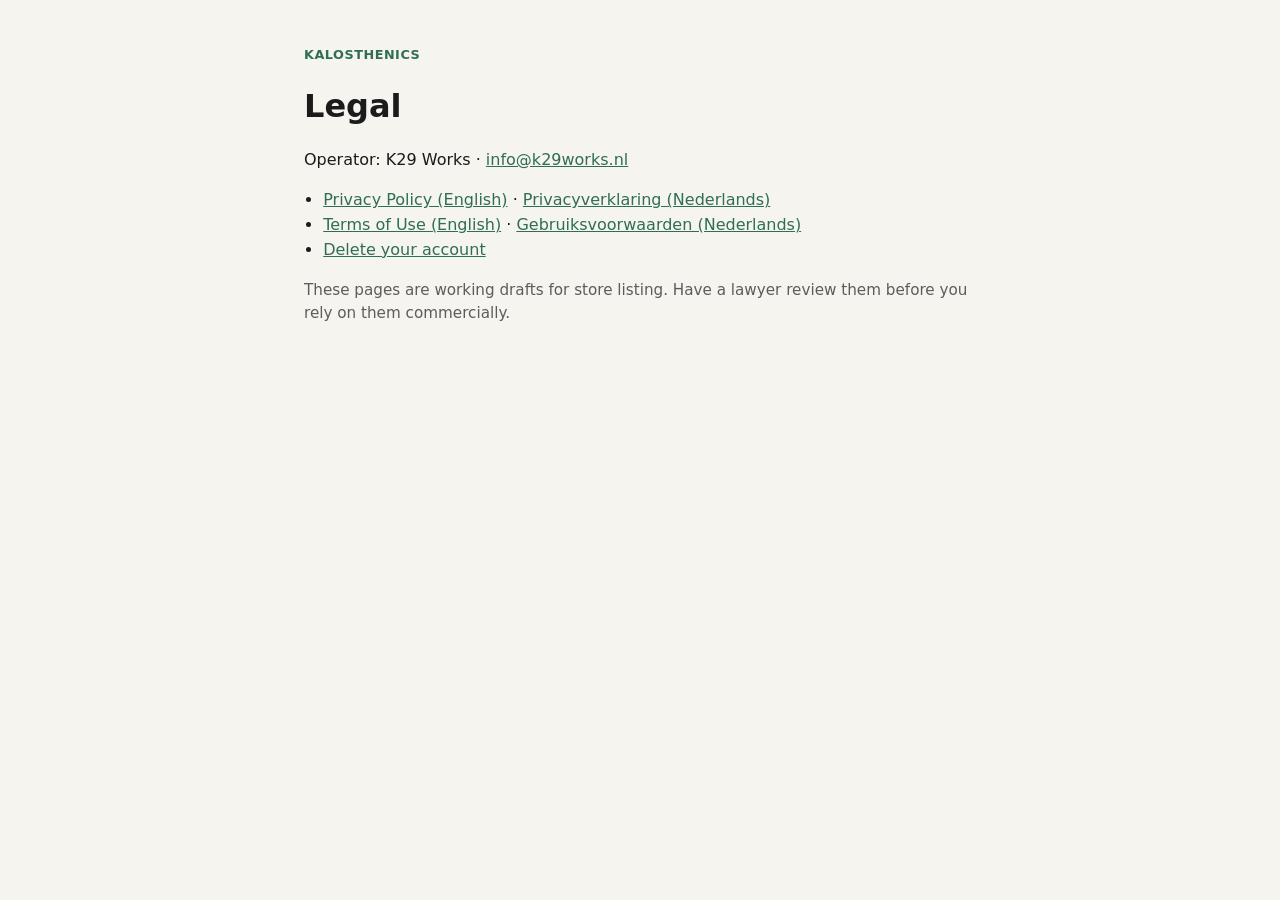
<file: index.html>
<!DOCTYPE html>
<html lang="en">
<head>
  <meta charset="utf-8" />
  <meta name="viewport" content="width=device-width, initial-scale=1" />
  <title>Kalosthenics — Legal</title>
  <link rel="stylesheet" href="legal.css" />
</head>
<body>
  <main>
    <p class="eyebrow">Kalosthenics</p>
    <h1>Legal</h1>
    <p>Operator: K29 Works · <a href="mailto:info@k29works.nl">info@k29works.nl</a></p>
    <ul>
      <li><a href="privacy-en.html">Privacy Policy (English)</a> · <a href="privacy-nl.html">Privacyverklaring (Nederlands)</a></li>
      <li><a href="terms-en.html">Terms of Use (English)</a> · <a href="terms-nl.html">Gebruiksvoorwaarden (Nederlands)</a></li>
      <li><a href="delete-account.html">Delete your account</a></li>
    </ul>
    <p class="note">These pages are working drafts for store listing. Have a lawyer review them before you rely on them commercially.</p>
  </main>
</body>
</html>
</file>
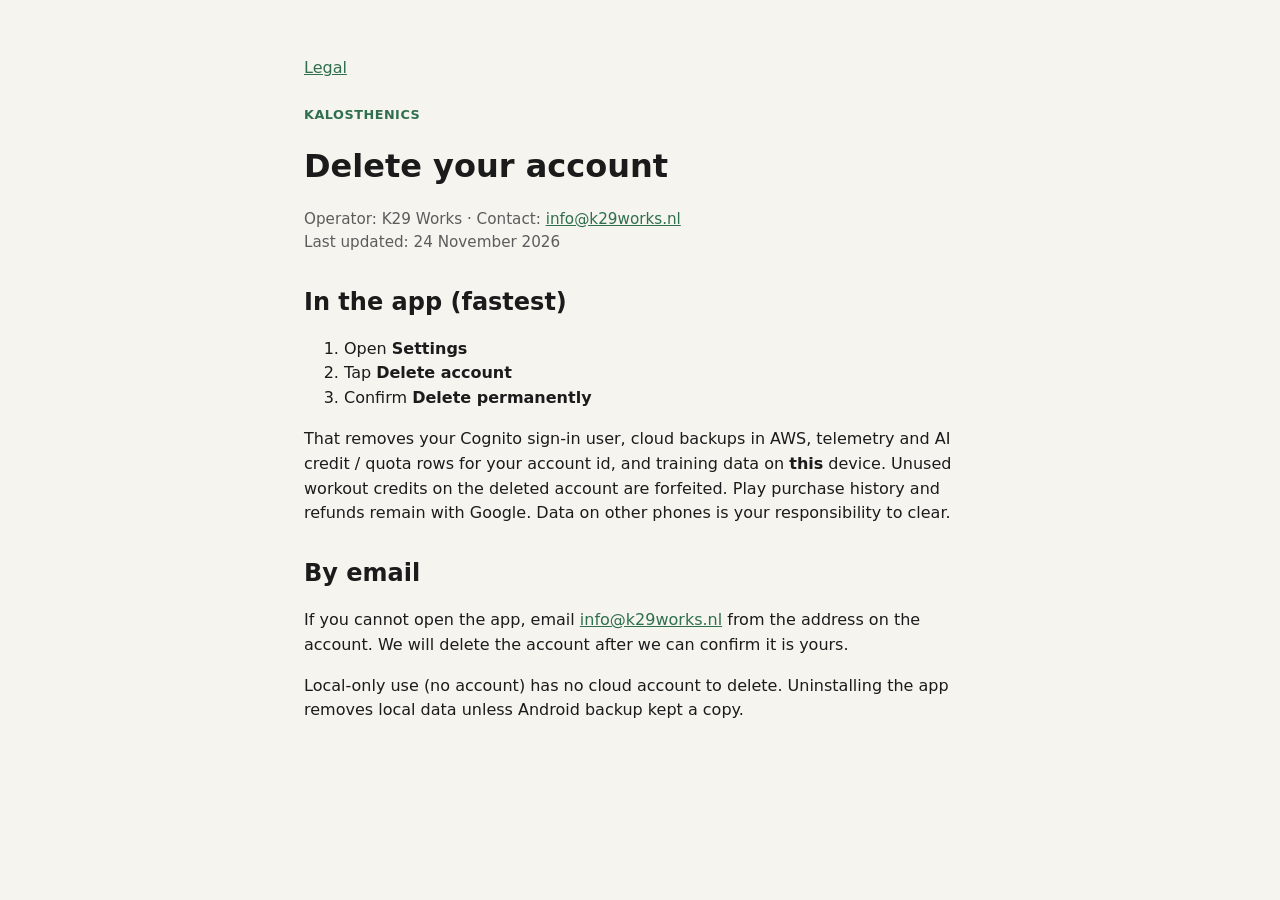
<file: delete-account.html>
<!DOCTYPE html>
<html lang="en">
<head>
  <meta charset="utf-8" />
  <meta name="viewport" content="width=device-width, initial-scale=1" />
  <title>Delete your account — Kalosthenics</title>
  <link rel="stylesheet" href="legal.css" />
</head>
<body>
  <main>
    <nav><a href="index.html">Legal</a></nav>
    <p class="eyebrow">Kalosthenics</p>
    <h1>Delete your account</h1>
    <p class="meta">Operator: K29 Works · Contact: <a href="mailto:info@k29works.nl">info@k29works.nl</a><br />Last updated: 24 November 2026</p>

    <h2>In the app (fastest)</h2>
    <ol>
      <li>Open <strong>Settings</strong></li>
      <li>Tap <strong>Delete account</strong></li>
      <li>Confirm <strong>Delete permanently</strong></li>
    </ol>
    <p>That removes your Cognito sign-in user, cloud backups in AWS, telemetry and AI credit / quota rows for your account id, and training data on <strong>this</strong> device. Unused workout credits on the deleted account are forfeited. Play purchase history and refunds remain with Google. Data on other phones is your responsibility to clear.</p>

    <h2>By email</h2>
    <p>If you cannot open the app, email <a href="mailto:info@k29works.nl">info@k29works.nl</a> from the address on the account. We will delete the account after we can confirm it is yours.</p>
    <p>Local-only use (no account) has no cloud account to delete. Uninstalling the app removes local data unless Android backup kept a copy.</p>
  </main>
</body>
</html>
</file>
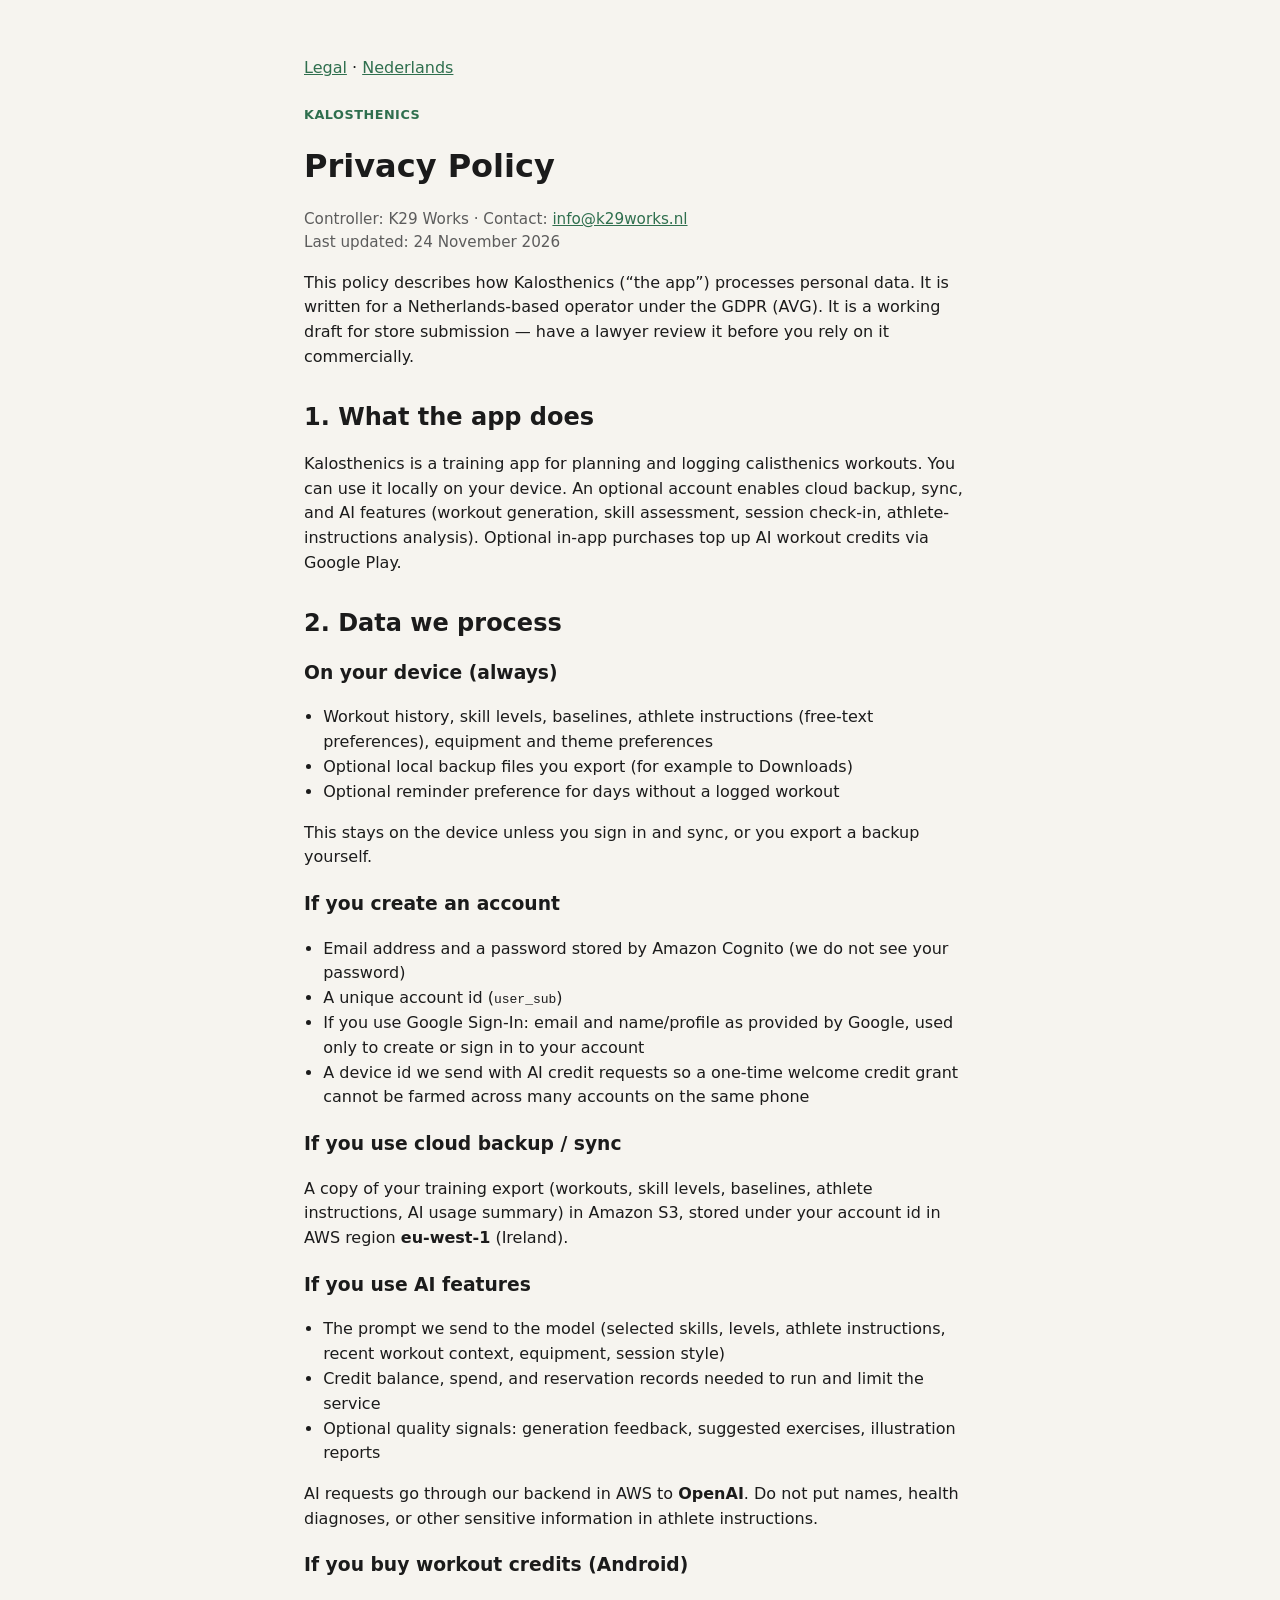
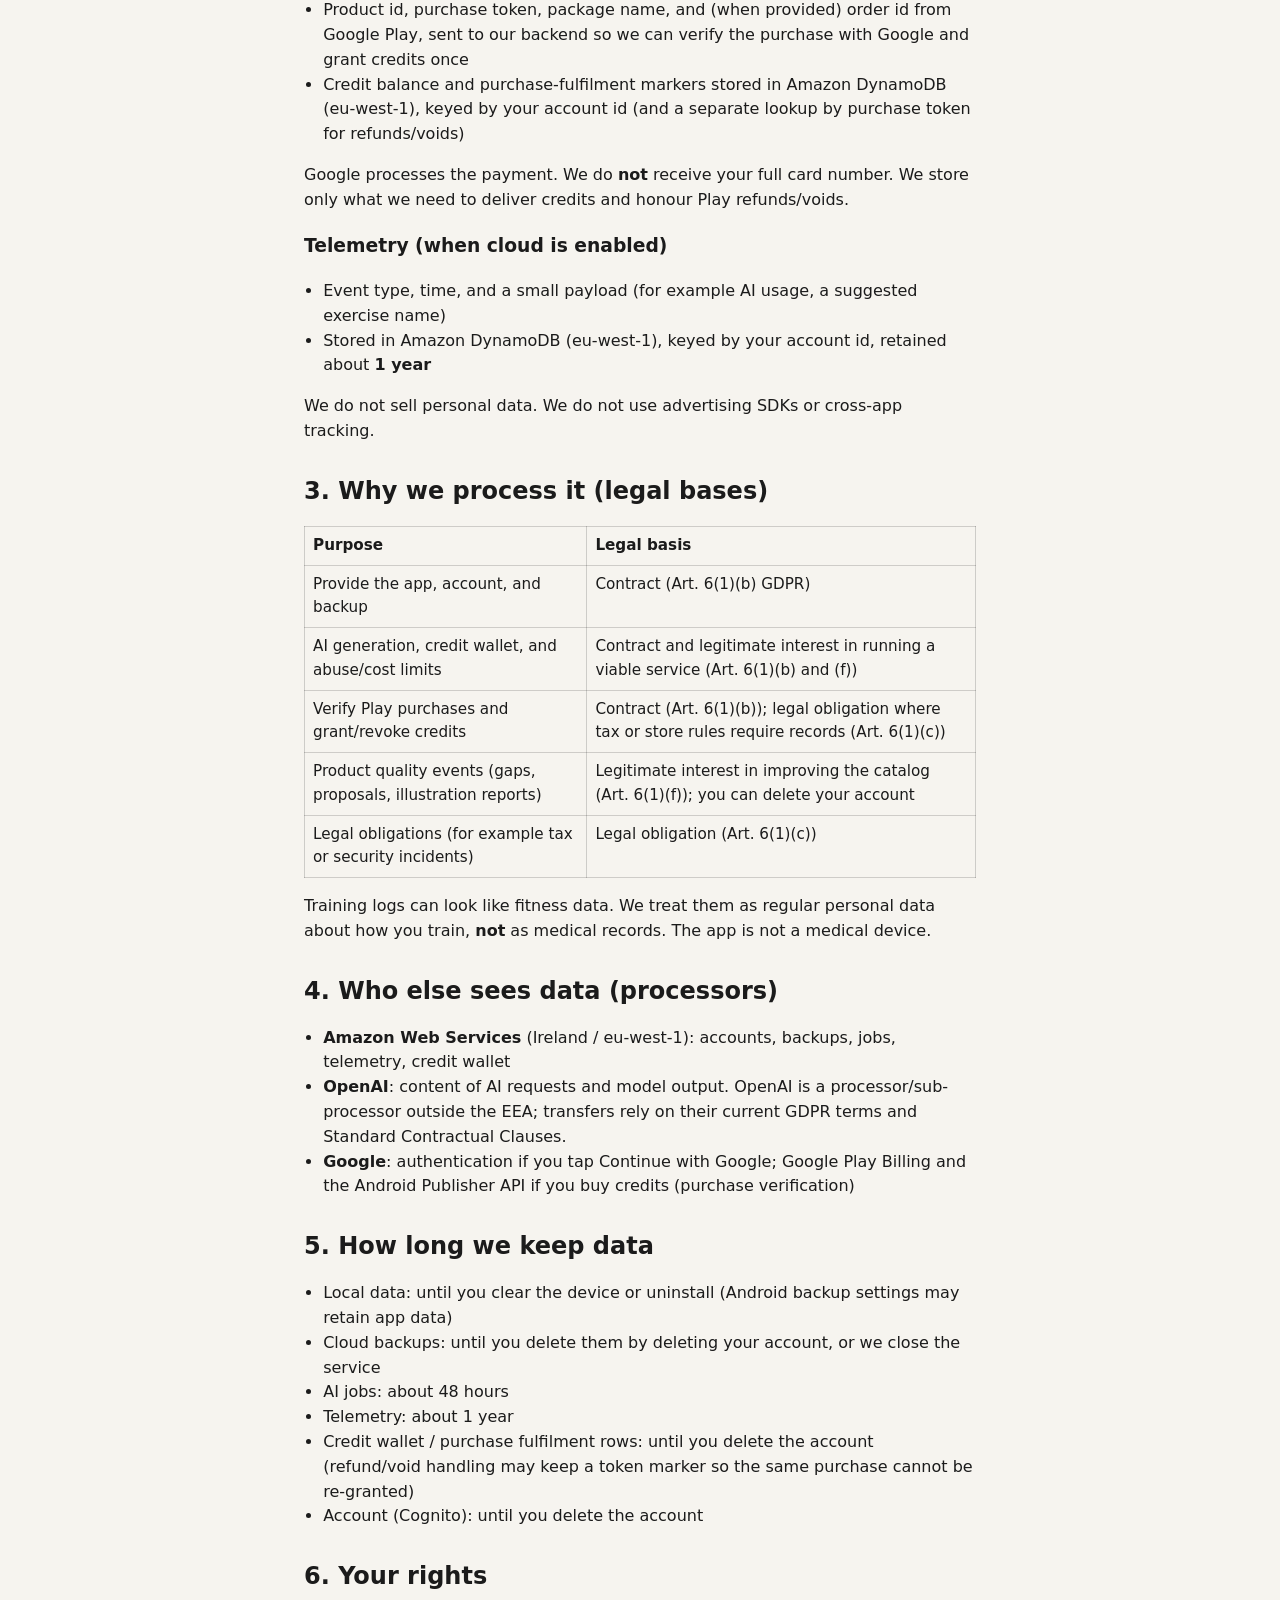
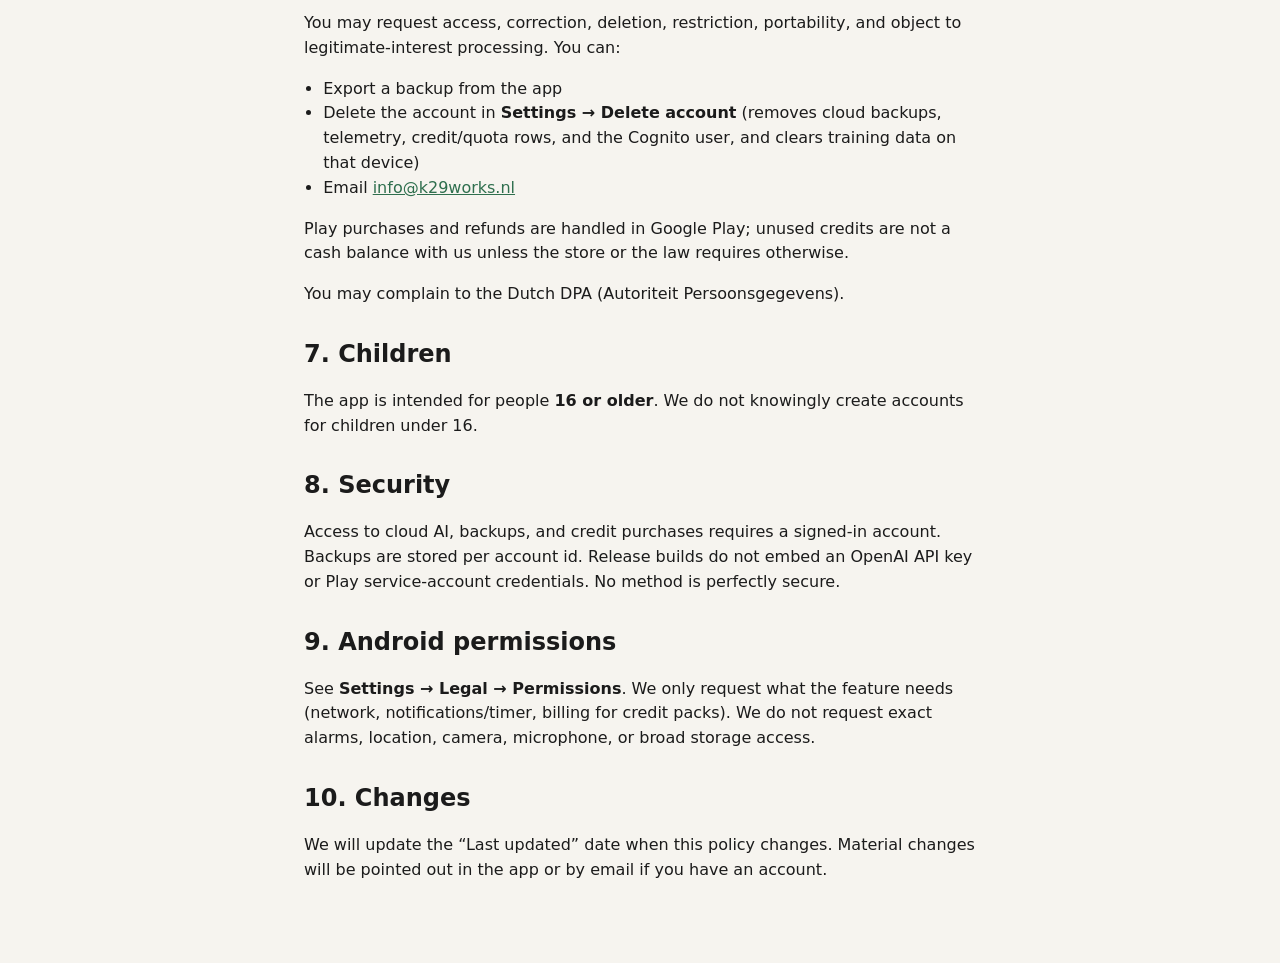
<file: privacy-en.html>
<!DOCTYPE html>
<html lang="en">
<head>
  <meta charset="utf-8" />
  <meta name="viewport" content="width=device-width, initial-scale=1" />
  <title>Privacy Policy — Kalosthenics</title>
  <link rel="stylesheet" href="legal.css" />
</head>
<body>
  <main>
    <nav><a href="index.html">Legal</a> · <a href="privacy-nl.html">Nederlands</a></nav>
    <p class="eyebrow">Kalosthenics</p>
    <h1>Privacy Policy</h1>
    <p class="meta">Controller: K29 Works · Contact: <a href="mailto:info@k29works.nl">info@k29works.nl</a><br />Last updated: 24 November 2026</p>
    <p>This policy describes how Kalosthenics (“the app”) processes personal data. It is written for a Netherlands-based operator under the GDPR (AVG). It is a working draft for store submission — have a lawyer review it before you rely on it commercially.</p>

    <h2>1. What the app does</h2>
    <p>Kalosthenics is a training app for planning and logging calisthenics workouts. You can use it locally on your device. An optional account enables cloud backup, sync, and AI features (workout generation, skill assessment, session check-in, athlete-instructions analysis). Optional in-app purchases top up AI workout credits via Google Play.</p>

    <h2>2. Data we process</h2>
    <h3>On your device (always)</h3>
    <ul>
      <li>Workout history, skill levels, baselines, athlete instructions (free-text preferences), equipment and theme preferences</li>
      <li>Optional local backup files you export (for example to Downloads)</li>
      <li>Optional reminder preference for days without a logged workout</li>
    </ul>
    <p>This stays on the device unless you sign in and sync, or you export a backup yourself.</p>
    <h3>If you create an account</h3>
    <ul>
      <li>Email address and a password stored by Amazon Cognito (we do not see your password)</li>
      <li>A unique account id (<code>user_sub</code>)</li>
      <li>If you use Google Sign-In: email and name/profile as provided by Google, used only to create or sign in to your account</li>
      <li>A device id we send with AI credit requests so a one-time welcome credit grant cannot be farmed across many accounts on the same phone</li>
    </ul>
    <h3>If you use cloud backup / sync</h3>
    <p>A copy of your training export (workouts, skill levels, baselines, athlete instructions, AI usage summary) in Amazon S3, stored under your account id in AWS region <strong>eu-west-1</strong> (Ireland).</p>
    <h3>If you use AI features</h3>
    <ul>
      <li>The prompt we send to the model (selected skills, levels, athlete instructions, recent workout context, equipment, session style)</li>
      <li>Credit balance, spend, and reservation records needed to run and limit the service</li>
      <li>Optional quality signals: generation feedback, suggested exercises, illustration reports</li>
    </ul>
    <p>AI requests go through our backend in AWS to <strong>OpenAI</strong>. Do not put names, health diagnoses, or other sensitive information in athlete instructions.</p>
    <h3>If you buy workout credits (Android)</h3>
    <ul>
      <li>Product id, purchase token, package name, and (when provided) order id from Google Play, sent to our backend so we can verify the purchase with Google and grant credits once</li>
      <li>Credit balance and purchase-fulfilment markers stored in Amazon DynamoDB (eu-west-1), keyed by your account id (and a separate lookup by purchase token for refunds/voids)</li>
    </ul>
    <p>Google processes the payment. We do <strong>not</strong> receive your full card number. We store only what we need to deliver credits and honour Play refunds/voids.</p>
    <h3>Telemetry (when cloud is enabled)</h3>
    <ul>
      <li>Event type, time, and a small payload (for example AI usage, a suggested exercise name)</li>
      <li>Stored in Amazon DynamoDB (eu-west-1), keyed by your account id, retained about <strong>1 year</strong></li>
    </ul>
    <p>We do not sell personal data. We do not use advertising SDKs or cross-app tracking.</p>

    <h2>3. Why we process it (legal bases)</h2>
    <table>
      <thead><tr><th>Purpose</th><th>Legal basis</th></tr></thead>
      <tbody>
        <tr><td>Provide the app, account, and backup</td><td>Contract (Art. 6(1)(b) GDPR)</td></tr>
        <tr><td>AI generation, credit wallet, and abuse/cost limits</td><td>Contract and legitimate interest in running a viable service (Art. 6(1)(b) and (f))</td></tr>
        <tr><td>Verify Play purchases and grant/revoke credits</td><td>Contract (Art. 6(1)(b)); legal obligation where tax or store rules require records (Art. 6(1)(c))</td></tr>
        <tr><td>Product quality events (gaps, proposals, illustration reports)</td><td>Legitimate interest in improving the catalog (Art. 6(1)(f)); you can delete your account</td></tr>
        <tr><td>Legal obligations (for example tax or security incidents)</td><td>Legal obligation (Art. 6(1)(c))</td></tr>
      </tbody>
    </table>
    <p>Training logs can look like fitness data. We treat them as regular personal data about how you train, <strong>not</strong> as medical records. The app is not a medical device.</p>

    <h2>4. Who else sees data (processors)</h2>
    <ul>
      <li><strong>Amazon Web Services</strong> (Ireland / eu-west-1): accounts, backups, jobs, telemetry, credit wallet</li>
      <li><strong>OpenAI</strong>: content of AI requests and model output. OpenAI is a processor/sub-processor outside the EEA; transfers rely on their current GDPR terms and Standard Contractual Clauses.</li>
      <li><strong>Google</strong>: authentication if you tap Continue with Google; Google Play Billing and the Android Publisher API if you buy credits (purchase verification)</li>
    </ul>

    <h2>5. How long we keep data</h2>
    <ul>
      <li>Local data: until you clear the device or uninstall (Android backup settings may retain app data)</li>
      <li>Cloud backups: until you delete them by deleting your account, or we close the service</li>
      <li>AI jobs: about 48 hours</li>
      <li>Telemetry: about 1 year</li>
      <li>Credit wallet / purchase fulfilment rows: until you delete the account (refund/void handling may keep a token marker so the same purchase cannot be re-granted)</li>
      <li>Account (Cognito): until you delete the account</li>
    </ul>

    <h2>6. Your rights</h2>
    <p>You may request access, correction, deletion, restriction, portability, and object to legitimate-interest processing. You can:</p>
    <ul>
      <li>Export a backup from the app</li>
      <li>Delete the account in <strong>Settings → Delete account</strong> (removes cloud backups, telemetry, credit/quota rows, and the Cognito user, and clears training data on that device)</li>
      <li>Email <a href="mailto:info@k29works.nl">info@k29works.nl</a></li>
    </ul>
    <p>Play purchases and refunds are handled in Google Play; unused credits are not a cash balance with us unless the store or the law requires otherwise.</p>
    <p>You may complain to the Dutch DPA (Autoriteit Persoonsgegevens).</p>

    <h2>7. Children</h2>
    <p>The app is intended for people <strong>16 or older</strong>. We do not knowingly create accounts for children under 16.</p>

    <h2>8. Security</h2>
    <p>Access to cloud AI, backups, and credit purchases requires a signed-in account. Backups are stored per account id. Release builds do not embed an OpenAI API key or Play service-account credentials. No method is perfectly secure.</p>

    <h2>9. Android permissions</h2>
    <p>See <strong>Settings → Legal → Permissions</strong>. We only request what the feature needs (network, notifications/timer, billing for credit packs). We do not request exact alarms, location, camera, microphone, or broad storage access.</p>

    <h2>10. Changes</h2>
    <p>We will update the “Last updated” date when this policy changes. Material changes will be pointed out in the app or by email if you have an account.</p>
  </main>
</body>
</html>
</file>
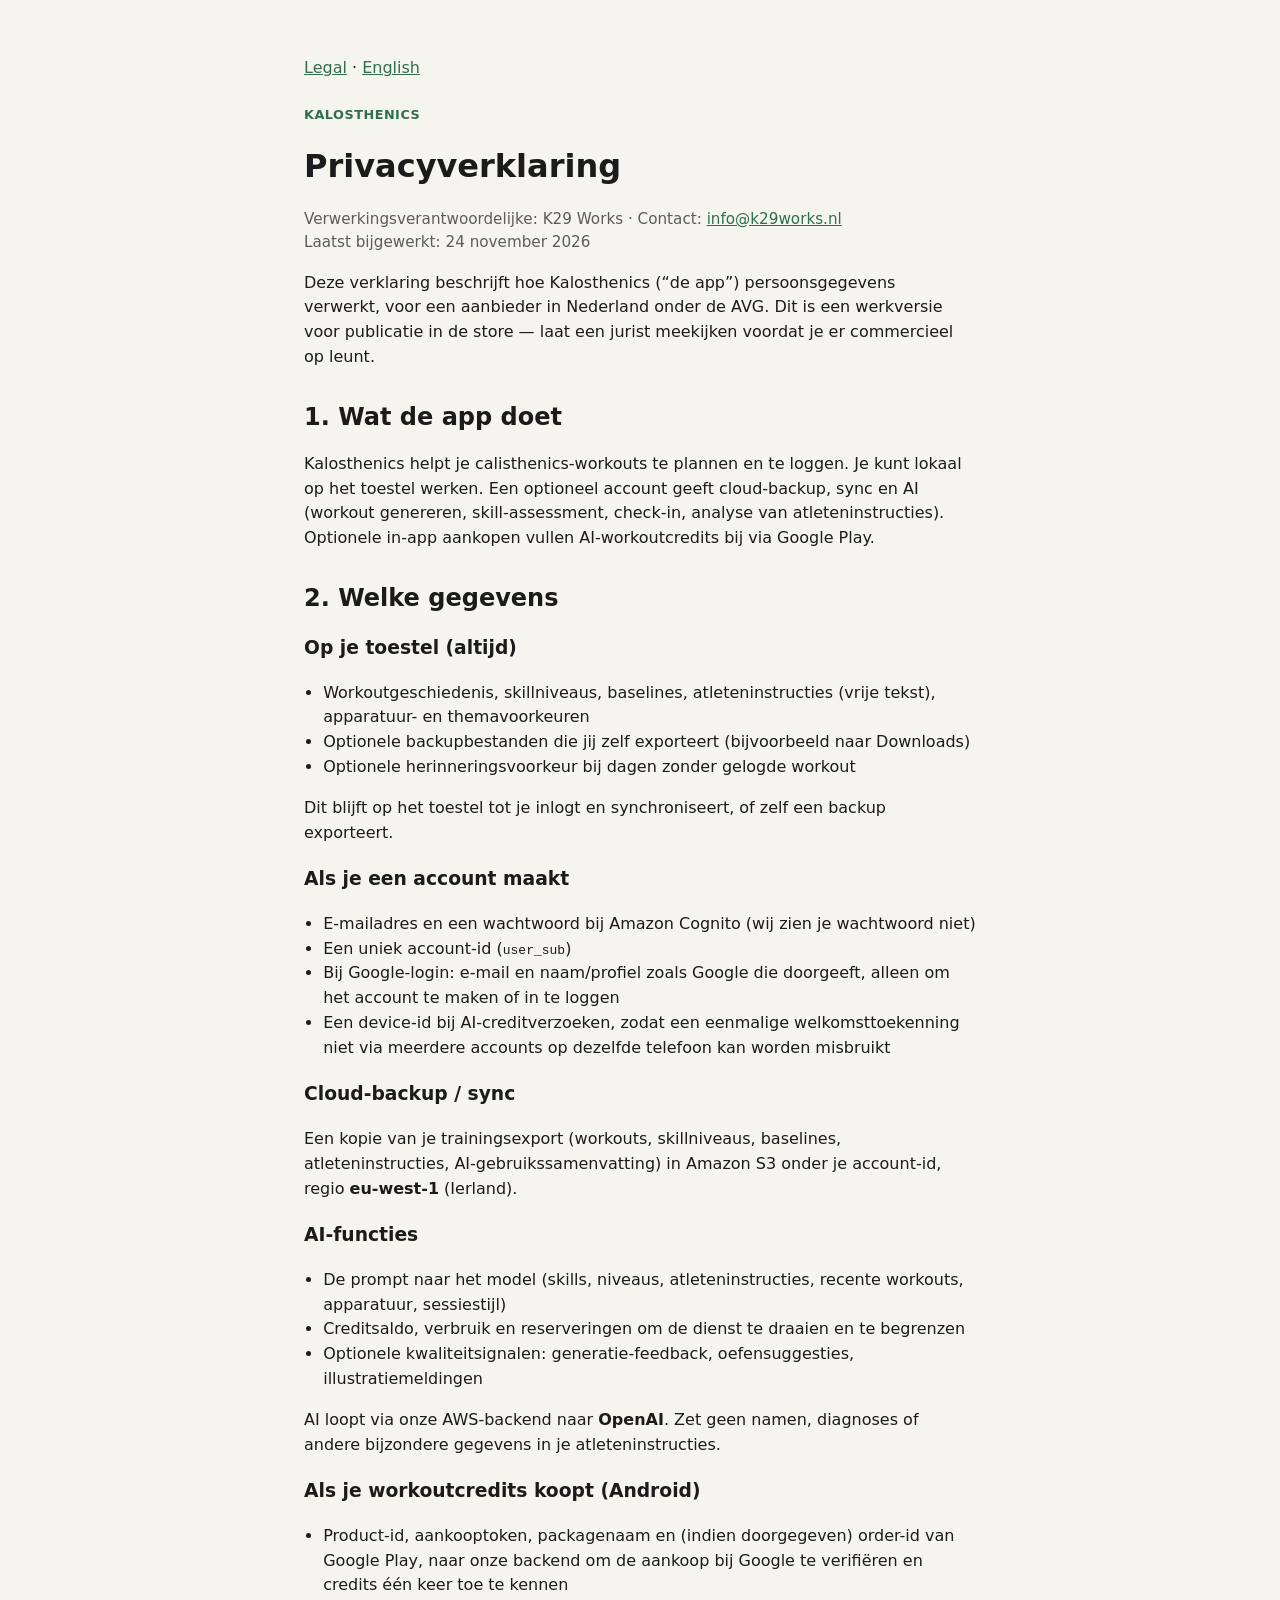
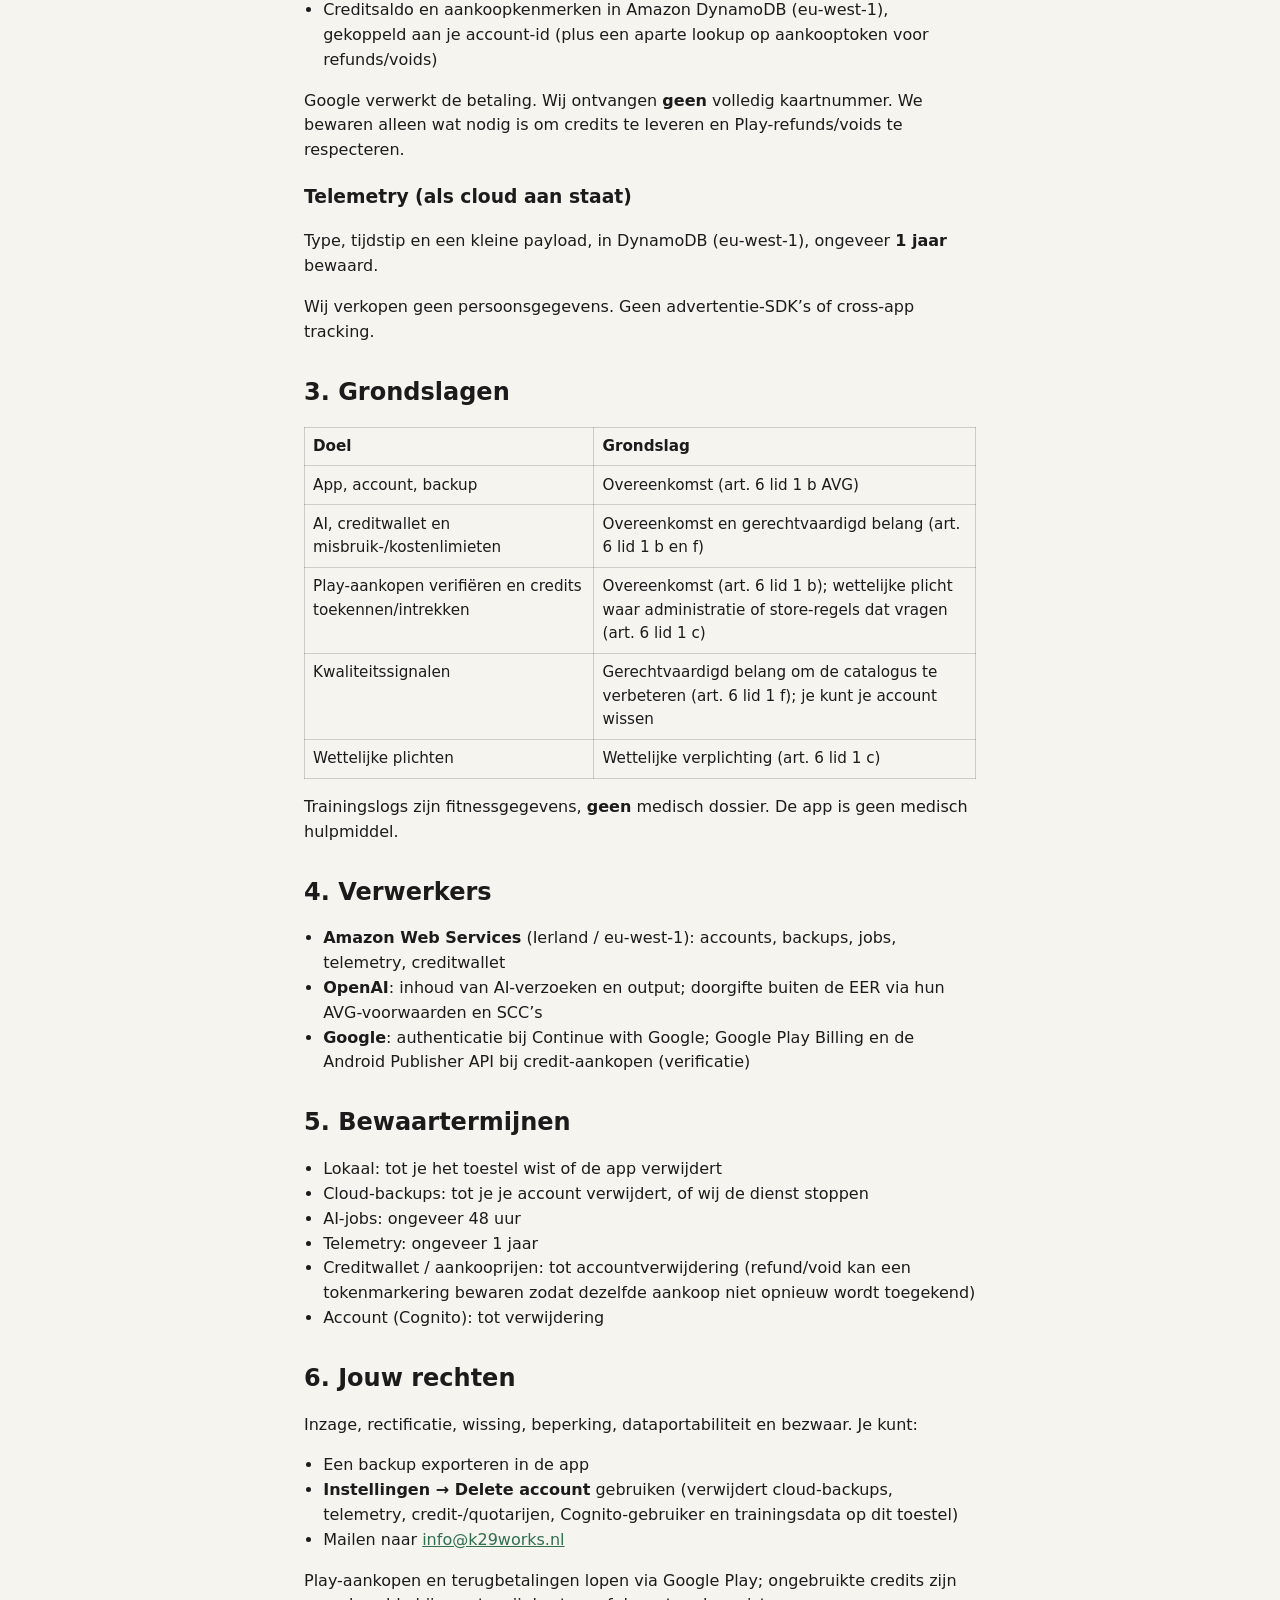
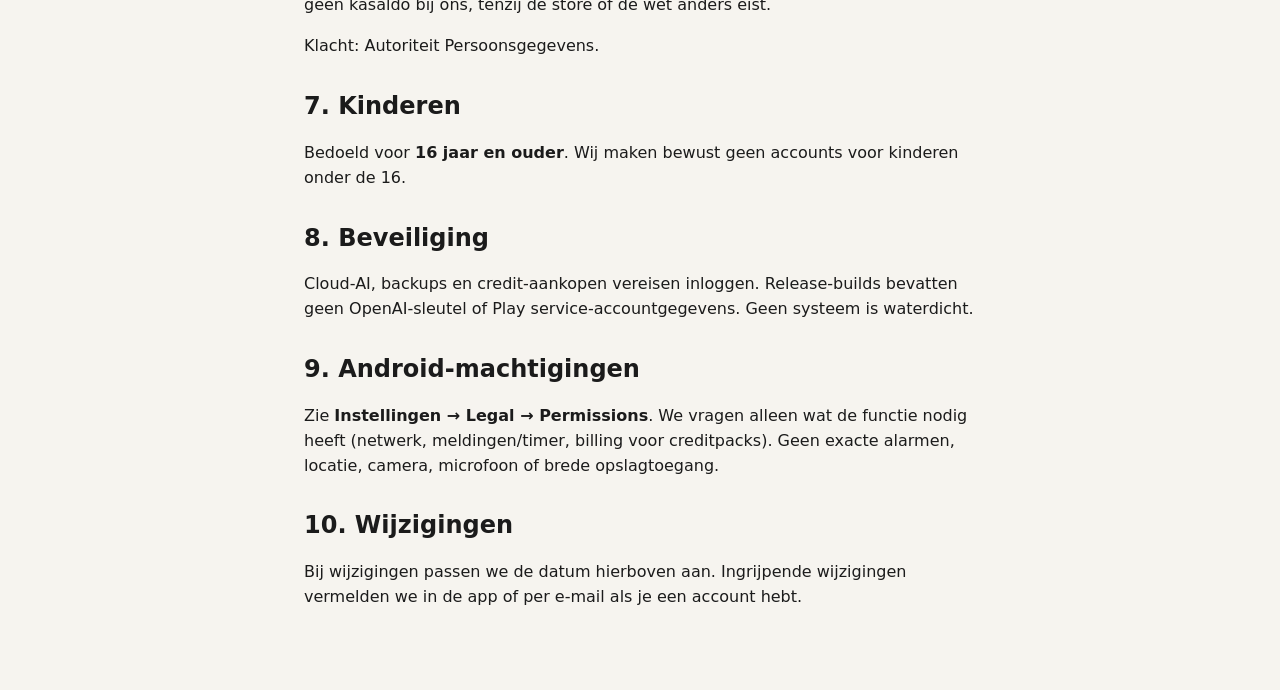
<file: privacy-nl.html>
<!DOCTYPE html>
<html lang="nl">
<head>
  <meta charset="utf-8" />
  <meta name="viewport" content="width=device-width, initial-scale=1" />
  <title>Privacyverklaring — Kalosthenics</title>
  <link rel="stylesheet" href="legal.css" />
</head>
<body>
  <main>
    <nav><a href="index.html">Legal</a> · <a href="privacy-en.html">English</a></nav>
    <p class="eyebrow">Kalosthenics</p>
    <h1>Privacyverklaring</h1>
    <p class="meta">Verwerkingsverantwoordelijke: K29 Works · Contact: <a href="mailto:info@k29works.nl">info@k29works.nl</a><br />Laatst bijgewerkt: 24 november 2026</p>
    <p>Deze verklaring beschrijft hoe Kalosthenics (“de app”) persoonsgegevens verwerkt, voor een aanbieder in Nederland onder de AVG. Dit is een werkversie voor publicatie in de store — laat een jurist meekijken voordat je er commercieel op leunt.</p>

    <h2>1. Wat de app doet</h2>
    <p>Kalosthenics helpt je calisthenics-workouts te plannen en te loggen. Je kunt lokaal op het toestel werken. Een optioneel account geeft cloud-backup, sync en AI (workout genereren, skill-assessment, check-in, analyse van atleteninstructies). Optionele in-app aankopen vullen AI-workoutcredits bij via Google Play.</p>

    <h2>2. Welke gegevens</h2>
    <h3>Op je toestel (altijd)</h3>
    <ul>
      <li>Workoutgeschiedenis, skillniveaus, baselines, atleteninstructies (vrije tekst), apparatuur- en themavoorkeuren</li>
      <li>Optionele backupbestanden die jij zelf exporteert (bijvoorbeeld naar Downloads)</li>
      <li>Optionele herinneringsvoorkeur bij dagen zonder gelogde workout</li>
    </ul>
    <p>Dit blijft op het toestel tot je inlogt en synchroniseert, of zelf een backup exporteert.</p>
    <h3>Als je een account maakt</h3>
    <ul>
      <li>E-mailadres en een wachtwoord bij Amazon Cognito (wij zien je wachtwoord niet)</li>
      <li>Een uniek account-id (<code>user_sub</code>)</li>
      <li>Bij Google-login: e-mail en naam/profiel zoals Google die doorgeeft, alleen om het account te maken of in te loggen</li>
      <li>Een device-id bij AI-creditverzoeken, zodat een eenmalige welkomsttoekenning niet via meerdere accounts op dezelfde telefoon kan worden misbruikt</li>
    </ul>
    <h3>Cloud-backup / sync</h3>
    <p>Een kopie van je trainingsexport (workouts, skillniveaus, baselines, atleteninstructies, AI-gebruikssamenvatting) in Amazon S3 onder je account-id, regio <strong>eu-west-1</strong> (Ierland).</p>
    <h3>AI-functies</h3>
    <ul>
      <li>De prompt naar het model (skills, niveaus, atleteninstructies, recente workouts, apparatuur, sessiestijl)</li>
      <li>Creditsaldo, verbruik en reserveringen om de dienst te draaien en te begrenzen</li>
      <li>Optionele kwaliteitsignalen: generatie-feedback, oefensuggesties, illustratiemeldingen</li>
    </ul>
    <p>AI loopt via onze AWS-backend naar <strong>OpenAI</strong>. Zet geen namen, diagnoses of andere bijzondere gegevens in je atleteninstructies.</p>
    <h3>Als je workoutcredits koopt (Android)</h3>
    <ul>
      <li>Product-id, aankooptoken, packagenaam en (indien doorgegeven) order-id van Google Play, naar onze backend om de aankoop bij Google te verifiëren en credits één keer toe te kennen</li>
      <li>Creditsaldo en aankoopkenmerken in Amazon DynamoDB (eu-west-1), gekoppeld aan je account-id (plus een aparte lookup op aankooptoken voor refunds/voids)</li>
    </ul>
    <p>Google verwerkt de betaling. Wij ontvangen <strong>geen</strong> volledig kaartnummer. We bewaren alleen wat nodig is om credits te leveren en Play-refunds/voids te respecteren.</p>
    <h3>Telemetry (als cloud aan staat)</h3>
    <p>Type, tijdstip en een kleine payload, in DynamoDB (eu-west-1), ongeveer <strong>1 jaar</strong> bewaard.</p>
    <p>Wij verkopen geen persoonsgegevens. Geen advertentie-SDK’s of cross-app tracking.</p>

    <h2>3. Grondslagen</h2>
    <table>
      <thead><tr><th>Doel</th><th>Grondslag</th></tr></thead>
      <tbody>
        <tr><td>App, account, backup</td><td>Overeenkomst (art. 6 lid 1 b AVG)</td></tr>
        <tr><td>AI, creditwallet en misbruik-/kostenlimieten</td><td>Overeenkomst en gerechtvaardigd belang (art. 6 lid 1 b en f)</td></tr>
        <tr><td>Play-aankopen verifiëren en credits toekennen/intrekken</td><td>Overeenkomst (art. 6 lid 1 b); wettelijke plicht waar administratie of store-regels dat vragen (art. 6 lid 1 c)</td></tr>
        <tr><td>Kwaliteitssignalen</td><td>Gerechtvaardigd belang om de catalogus te verbeteren (art. 6 lid 1 f); je kunt je account wissen</td></tr>
        <tr><td>Wettelijke plichten</td><td>Wettelijke verplichting (art. 6 lid 1 c)</td></tr>
      </tbody>
    </table>
    <p>Trainingslogs zijn fitnessgegevens, <strong>geen</strong> medisch dossier. De app is geen medisch hulpmiddel.</p>

    <h2>4. Verwerkers</h2>
    <ul>
      <li><strong>Amazon Web Services</strong> (Ierland / eu-west-1): accounts, backups, jobs, telemetry, creditwallet</li>
      <li><strong>OpenAI</strong>: inhoud van AI-verzoeken en output; doorgifte buiten de EER via hun AVG-voorwaarden en SCC’s</li>
      <li><strong>Google</strong>: authenticatie bij Continue with Google; Google Play Billing en de Android Publisher API bij credit-aankopen (verificatie)</li>
    </ul>

    <h2>5. Bewaartermijnen</h2>
    <ul>
      <li>Lokaal: tot je het toestel wist of de app verwijdert</li>
      <li>Cloud-backups: tot je je account verwijdert, of wij de dienst stoppen</li>
      <li>AI-jobs: ongeveer 48 uur</li>
      <li>Telemetry: ongeveer 1 jaar</li>
      <li>Creditwallet / aankooprijen: tot accountverwijdering (refund/void kan een tokenmarkering bewaren zodat dezelfde aankoop niet opnieuw wordt toegekend)</li>
      <li>Account (Cognito): tot verwijdering</li>
    </ul>

    <h2>6. Jouw rechten</h2>
    <p>Inzage, rectificatie, wissing, beperking, dataportabiliteit en bezwaar. Je kunt:</p>
    <ul>
      <li>Een backup exporteren in de app</li>
      <li><strong>Instellingen → Delete account</strong> gebruiken (verwijdert cloud-backups, telemetry, credit-/quotarijen, Cognito-gebruiker en trainingsdata op dit toestel)</li>
      <li>Mailen naar <a href="mailto:info@k29works.nl">info@k29works.nl</a></li>
    </ul>
    <p>Play-aankopen en terugbetalingen lopen via Google Play; ongebruikte credits zijn geen kasaldo bij ons, tenzij de store of de wet anders eist.</p>
    <p>Klacht: Autoriteit Persoonsgegevens.</p>

    <h2>7. Kinderen</h2>
    <p>Bedoeld voor <strong>16 jaar en ouder</strong>. Wij maken bewust geen accounts voor kinderen onder de 16.</p>

    <h2>8. Beveiliging</h2>
    <p>Cloud-AI, backups en credit-aankopen vereisen inloggen. Release-builds bevatten geen OpenAI-sleutel of Play service-accountgegevens. Geen systeem is waterdicht.</p>

    <h2>9. Android-machtigingen</h2>
    <p>Zie <strong>Instellingen → Legal → Permissions</strong>. We vragen alleen wat de functie nodig heeft (netwerk, meldingen/timer, billing voor creditpacks). Geen exacte alarmen, locatie, camera, microfoon of brede opslagtoegang.</p>

    <h2>10. Wijzigingen</h2>
    <p>Bij wijzigingen passen we de datum hierboven aan. Ingrijpende wijzigingen vermelden we in de app of per e-mail als je een account hebt.</p>
  </main>
</body>
</html>
</file>
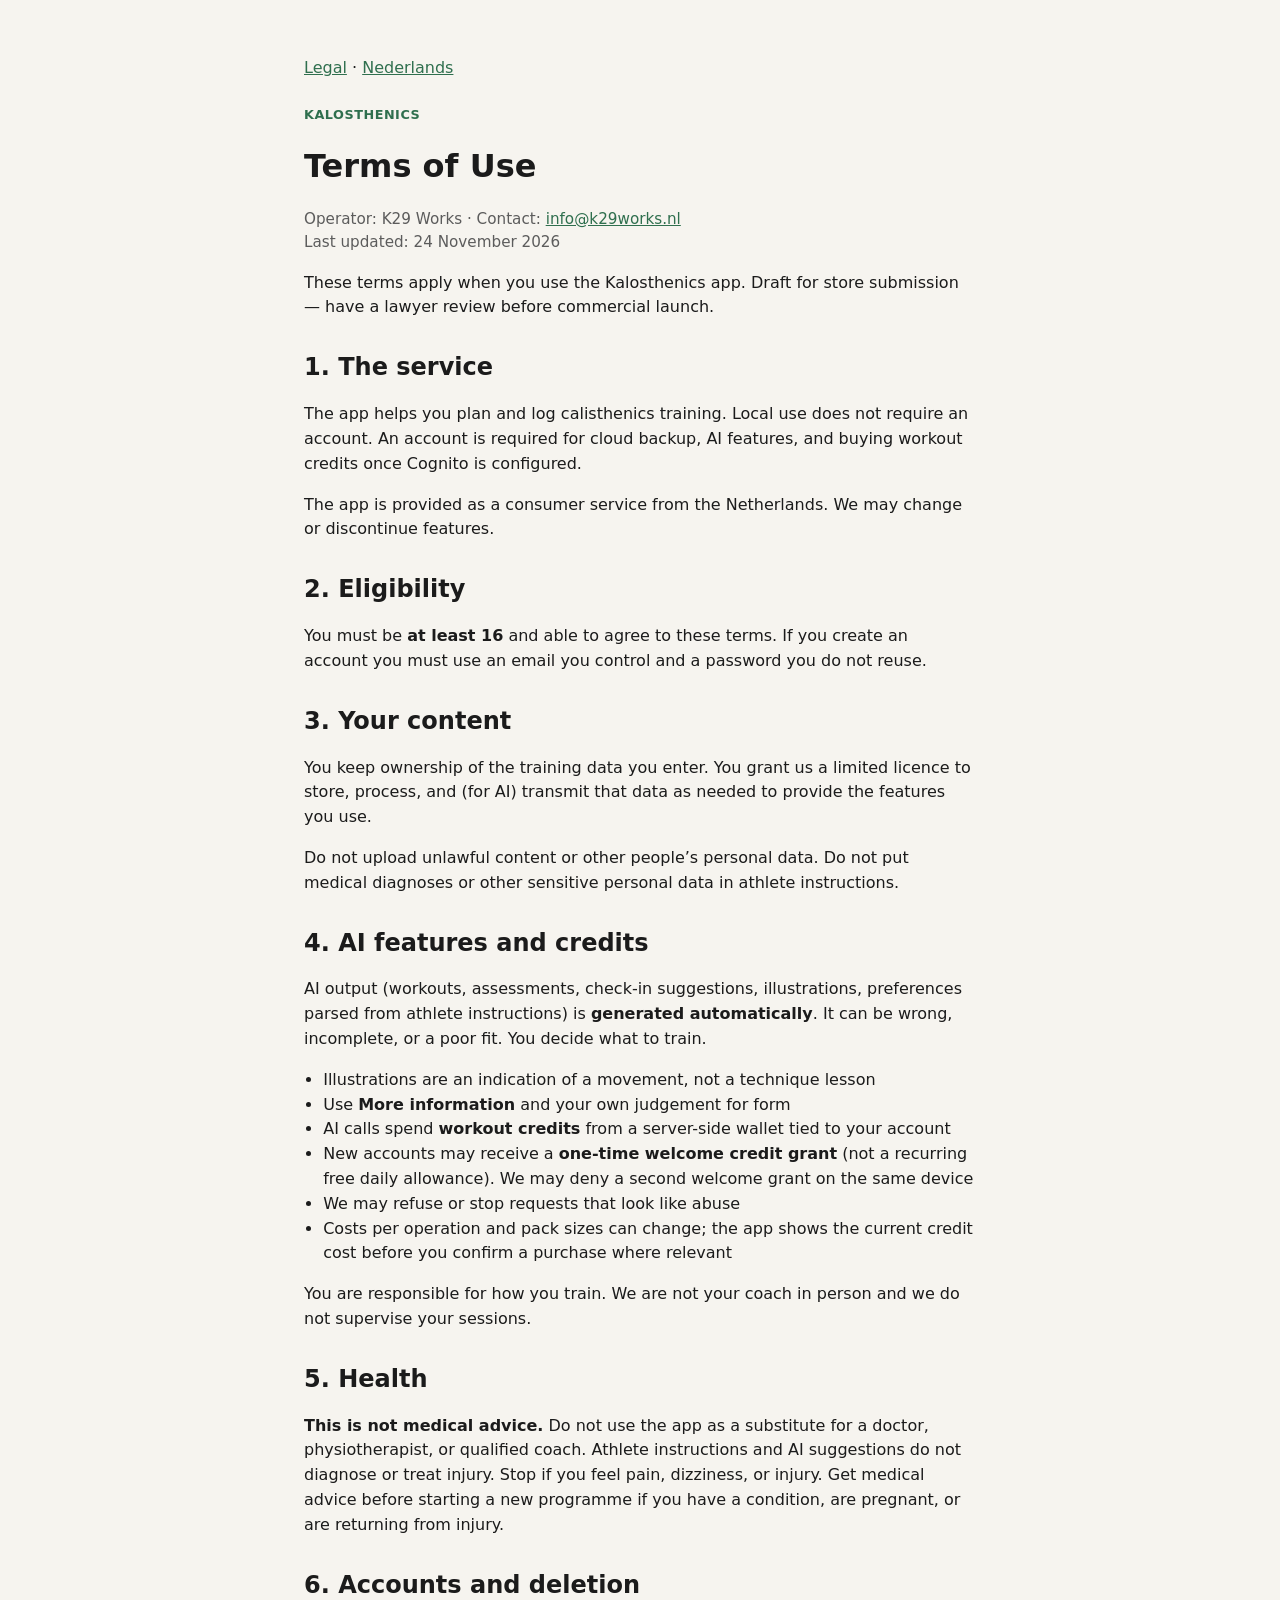
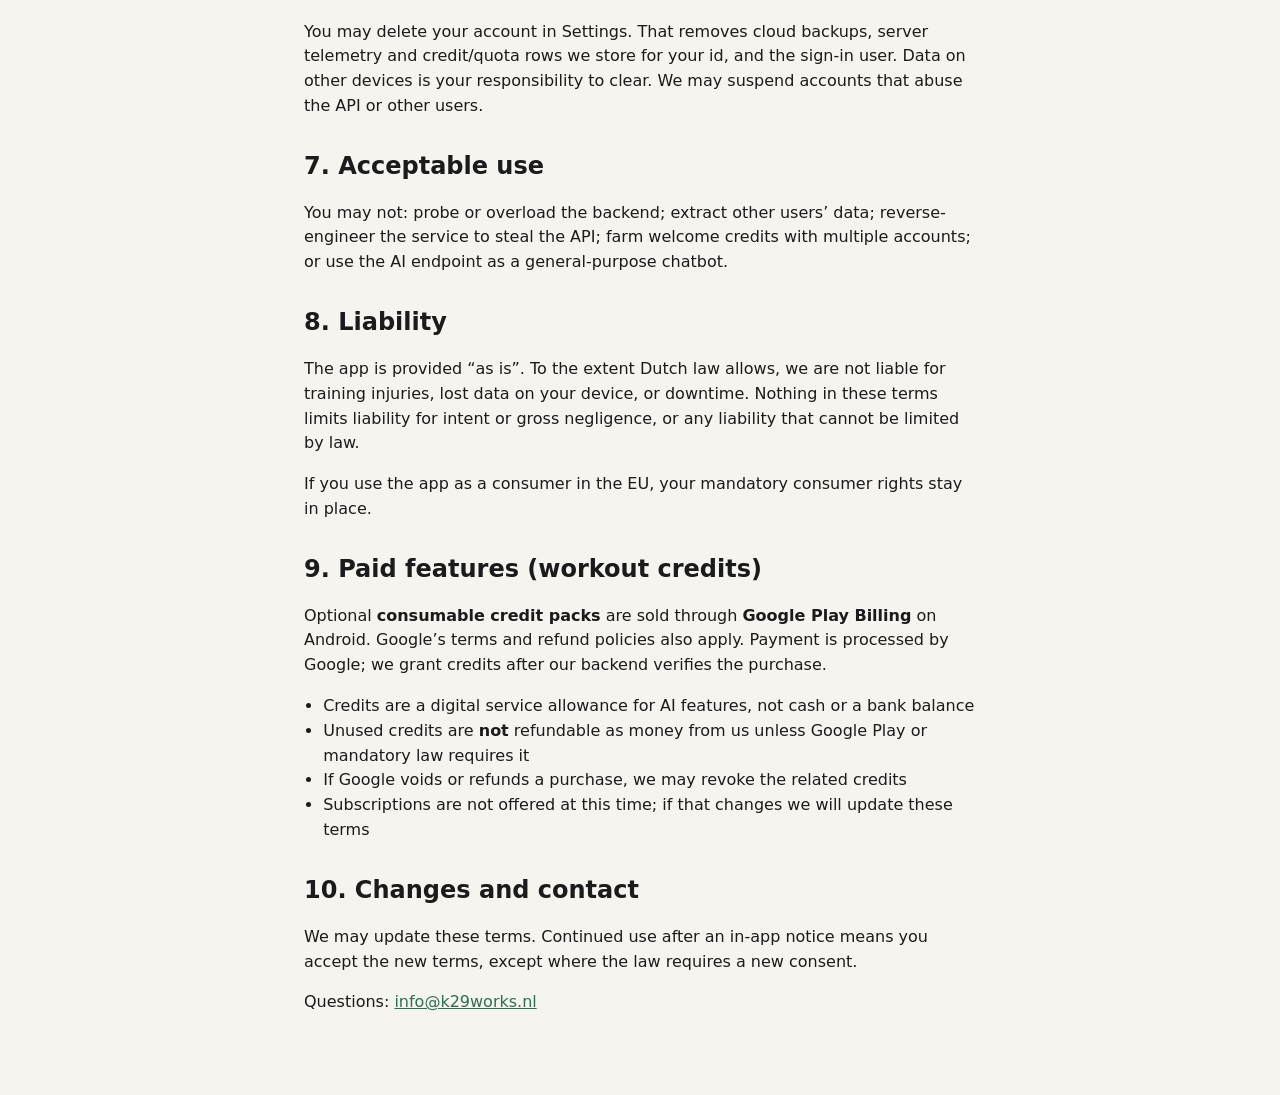
<file: terms-en.html>
<!DOCTYPE html>
<html lang="en">
<head>
  <meta charset="utf-8" />
  <meta name="viewport" content="width=device-width, initial-scale=1" />
  <title>Terms of Use — Kalosthenics</title>
  <link rel="stylesheet" href="legal.css" />
</head>
<body>
  <main>
    <nav><a href="index.html">Legal</a> · <a href="terms-nl.html">Nederlands</a></nav>
    <p class="eyebrow">Kalosthenics</p>
    <h1>Terms of Use</h1>
    <p class="meta">Operator: K29 Works · Contact: <a href="mailto:info@k29works.nl">info@k29works.nl</a><br />Last updated: 24 November 2026</p>
    <p>These terms apply when you use the Kalosthenics app. Draft for store submission — have a lawyer review before commercial launch.</p>

    <h2>1. The service</h2>
    <p>The app helps you plan and log calisthenics training. Local use does not require an account. An account is required for cloud backup, AI features, and buying workout credits once Cognito is configured.</p>
    <p>The app is provided as a consumer service from the Netherlands. We may change or discontinue features.</p>

    <h2>2. Eligibility</h2>
    <p>You must be <strong>at least 16</strong> and able to agree to these terms. If you create an account you must use an email you control and a password you do not reuse.</p>

    <h2>3. Your content</h2>
    <p>You keep ownership of the training data you enter. You grant us a limited licence to store, process, and (for AI) transmit that data as needed to provide the features you use.</p>
    <p>Do not upload unlawful content or other people’s personal data. Do not put medical diagnoses or other sensitive personal data in athlete instructions.</p>

    <h2>4. AI features and credits</h2>
    <p>AI output (workouts, assessments, check-in suggestions, illustrations, preferences parsed from athlete instructions) is <strong>generated automatically</strong>. It can be wrong, incomplete, or a poor fit. You decide what to train.</p>
    <ul>
      <li>Illustrations are an indication of a movement, not a technique lesson</li>
      <li>Use <strong>More information</strong> and your own judgement for form</li>
      <li>AI calls spend <strong>workout credits</strong> from a server-side wallet tied to your account</li>
      <li>New accounts may receive a <strong>one-time welcome credit grant</strong> (not a recurring free daily allowance). We may deny a second welcome grant on the same device</li>
      <li>We may refuse or stop requests that look like abuse</li>
      <li>Costs per operation and pack sizes can change; the app shows the current credit cost before you confirm a purchase where relevant</li>
    </ul>
    <p>You are responsible for how you train. We are not your coach in person and we do not supervise your sessions.</p>

    <h2>5. Health</h2>
    <p><strong>This is not medical advice.</strong> Do not use the app as a substitute for a doctor, physiotherapist, or qualified coach. Athlete instructions and AI suggestions do not diagnose or treat injury. Stop if you feel pain, dizziness, or injury. Get medical advice before starting a new programme if you have a condition, are pregnant, or are returning from injury.</p>

    <h2>6. Accounts and deletion</h2>
    <p>You may delete your account in Settings. That removes cloud backups, server telemetry and credit/quota rows we store for your id, and the sign-in user. Data on other devices is your responsibility to clear. We may suspend accounts that abuse the API or other users.</p>

    <h2>7. Acceptable use</h2>
    <p>You may not: probe or overload the backend; extract other users’ data; reverse-engineer the service to steal the API; farm welcome credits with multiple accounts; or use the AI endpoint as a general-purpose chatbot.</p>

    <h2>8. Liability</h2>
    <p>The app is provided “as is”. To the extent Dutch law allows, we are not liable for training injuries, lost data on your device, or downtime. Nothing in these terms limits liability for intent or gross negligence, or any liability that cannot be limited by law.</p>
    <p>If you use the app as a consumer in the EU, your mandatory consumer rights stay in place.</p>

    <h2>9. Paid features (workout credits)</h2>
    <p>Optional <strong>consumable credit packs</strong> are sold through <strong>Google Play Billing</strong> on Android. Google’s terms and refund policies also apply. Payment is processed by Google; we grant credits after our backend verifies the purchase.</p>
    <ul>
      <li>Credits are a digital service allowance for AI features, not cash or a bank balance</li>
      <li>Unused credits are <strong>not</strong> refundable as money from us unless Google Play or mandatory law requires it</li>
      <li>If Google voids or refunds a purchase, we may revoke the related credits</li>
      <li>Subscriptions are not offered at this time; if that changes we will update these terms</li>
    </ul>

    <h2>10. Changes and contact</h2>
    <p>We may update these terms. Continued use after an in-app notice means you accept the new terms, except where the law requires a new consent.</p>
    <p>Questions: <a href="mailto:info@k29works.nl">info@k29works.nl</a></p>
  </main>
</body>
</html>
</file>
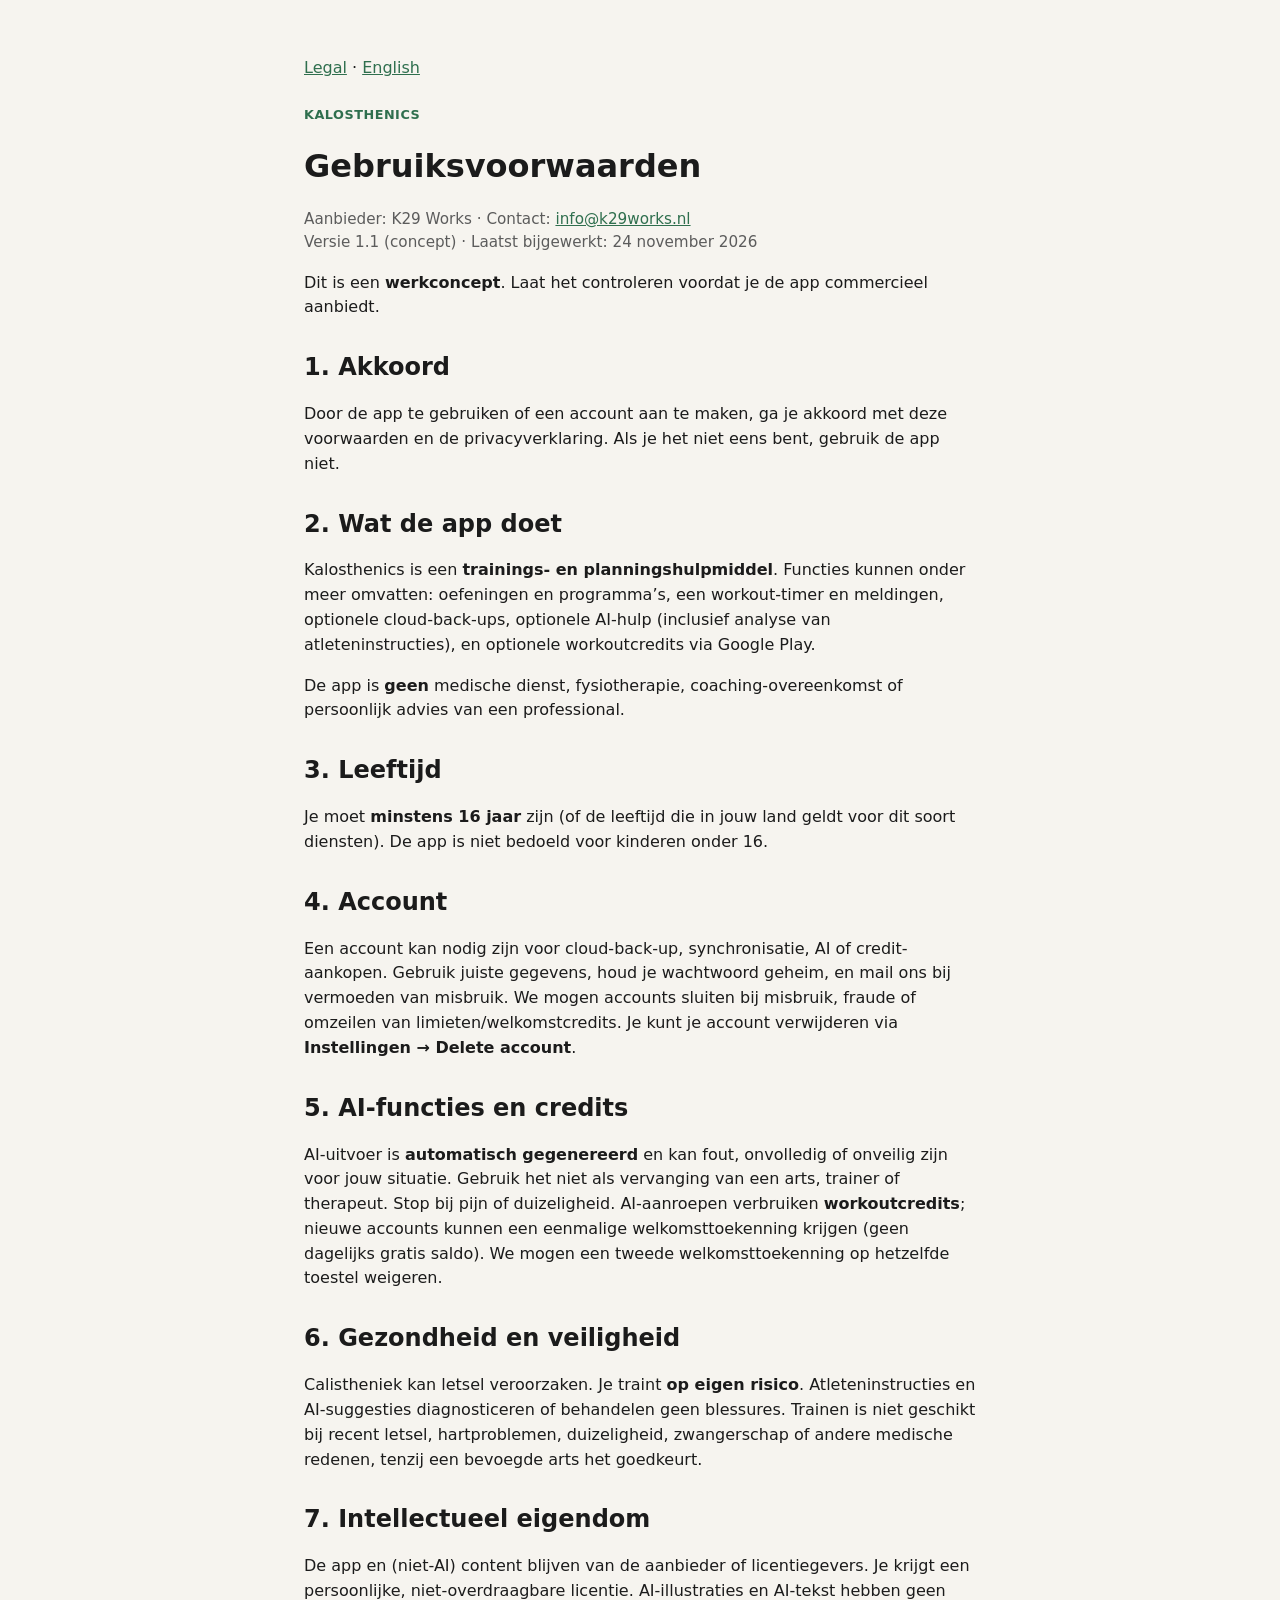
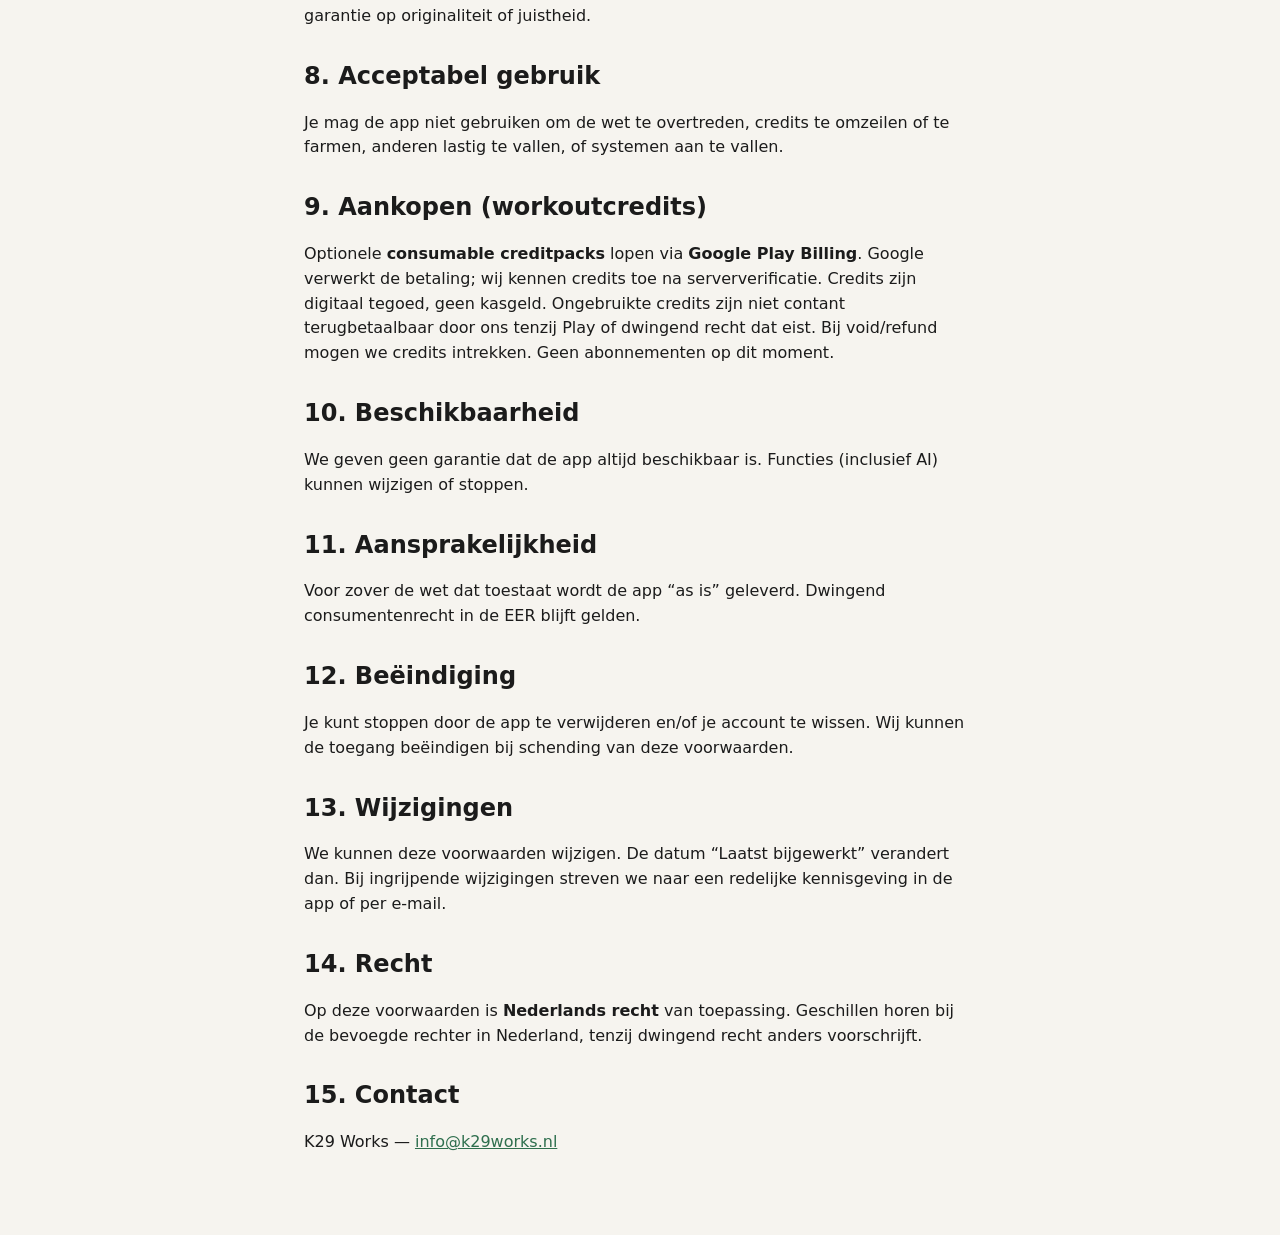
<file: terms-nl.html>
<!DOCTYPE html>
<html lang="nl">
<head>
  <meta charset="utf-8" />
  <meta name="viewport" content="width=device-width, initial-scale=1" />
  <title>Gebruiksvoorwaarden — Kalosthenics</title>
  <link rel="stylesheet" href="legal.css" />
</head>
<body>
  <main>
    <nav><a href="index.html">Legal</a> · <a href="terms-en.html">English</a></nav>
    <p class="eyebrow">Kalosthenics</p>
    <h1>Gebruiksvoorwaarden</h1>
    <p class="meta">Aanbieder: K29 Works · Contact: <a href="mailto:info@k29works.nl">info@k29works.nl</a><br />Versie 1.1 (concept) · Laatst bijgewerkt: 24 november 2026</p>
    <p>Dit is een <strong>werkconcept</strong>. Laat het controleren voordat je de app commercieel aanbiedt.</p>

    <h2>1. Akkoord</h2>
    <p>Door de app te gebruiken of een account aan te maken, ga je akkoord met deze voorwaarden en de privacyverklaring. Als je het niet eens bent, gebruik de app niet.</p>

    <h2>2. Wat de app doet</h2>
    <p>Kalosthenics is een <strong>trainings- en planningshulpmiddel</strong>. Functies kunnen onder meer omvatten: oefeningen en programma’s, een workout-timer en meldingen, optionele cloud-back-ups, optionele AI-hulp (inclusief analyse van atleteninstructies), en optionele workoutcredits via Google Play.</p>
    <p>De app is <strong>geen</strong> medische dienst, fysiotherapie, coaching-overeenkomst of persoonlijk advies van een professional.</p>

    <h2>3. Leeftijd</h2>
    <p>Je moet <strong>minstens 16 jaar</strong> zijn (of de leeftijd die in jouw land geldt voor dit soort diensten). De app is niet bedoeld voor kinderen onder 16.</p>

    <h2>4. Account</h2>
    <p>Een account kan nodig zijn voor cloud-back-up, synchronisatie, AI of credit-aankopen. Gebruik juiste gegevens, houd je wachtwoord geheim, en mail ons bij vermoeden van misbruik. We mogen accounts sluiten bij misbruik, fraude of omzeilen van limieten/welkomstcredits. Je kunt je account verwijderen via <strong>Instellingen → Delete account</strong>.</p>

    <h2>5. AI-functies en credits</h2>
    <p>AI-uitvoer is <strong>automatisch gegenereerd</strong> en kan fout, onvolledig of onveilig zijn voor jouw situatie. Gebruik het niet als vervanging van een arts, trainer of therapeut. Stop bij pijn of duizeligheid. AI-aanroepen verbruiken <strong>workoutcredits</strong>; nieuwe accounts kunnen een eenmalige welkomsttoekenning krijgen (geen dagelijks gratis saldo). We mogen een tweede welkomsttoekenning op hetzelfde toestel weigeren.</p>

    <h2>6. Gezondheid en veiligheid</h2>
    <p>Calistheniek kan letsel veroorzaken. Je traint <strong>op eigen risico</strong>. Atleteninstructies en AI-suggesties diagnosticeren of behandelen geen blessures. Trainen is niet geschikt bij recent letsel, hartproblemen, duizeligheid, zwangerschap of andere medische redenen, tenzij een bevoegde arts het goedkeurt.</p>

    <h2>7. Intellectueel eigendom</h2>
    <p>De app en (niet-AI) content blijven van de aanbieder of licentiegevers. Je krijgt een persoonlijke, niet-overdraagbare licentie. AI-illustraties en AI-tekst hebben geen garantie op originaliteit of juistheid.</p>

    <h2>8. Acceptabel gebruik</h2>
    <p>Je mag de app niet gebruiken om de wet te overtreden, credits te omzeilen of te farmen, anderen lastig te vallen, of systemen aan te vallen.</p>

    <h2>9. Aankopen (workoutcredits)</h2>
    <p>Optionele <strong>consumable creditpacks</strong> lopen via <strong>Google Play Billing</strong>. Google verwerkt de betaling; wij kennen credits toe na serververificatie. Credits zijn digitaal tegoed, geen kasgeld. Ongebruikte credits zijn niet contant terugbetaalbaar door ons tenzij Play of dwingend recht dat eist. Bij void/refund mogen we credits intrekken. Geen abonnementen op dit moment.</p>

    <h2>10. Beschikbaarheid</h2>
    <p>We geven geen garantie dat de app altijd beschikbaar is. Functies (inclusief AI) kunnen wijzigen of stoppen.</p>

    <h2>11. Aansprakelijkheid</h2>
    <p>Voor zover de wet dat toestaat wordt de app “as is” geleverd. Dwingend consumentenrecht in de EER blijft gelden.</p>

    <h2>12. Beëindiging</h2>
    <p>Je kunt stoppen door de app te verwijderen en/of je account te wissen. Wij kunnen de toegang beëindigen bij schending van deze voorwaarden.</p>

    <h2>13. Wijzigingen</h2>
    <p>We kunnen deze voorwaarden wijzigen. De datum “Laatst bijgewerkt” verandert dan. Bij ingrijpende wijzigingen streven we naar een redelijke kennisgeving in de app of per e-mail.</p>

    <h2>14. Recht</h2>
    <p>Op deze voorwaarden is <strong>Nederlands recht</strong> van toepassing. Geschillen horen bij de bevoegde rechter in Nederland, tenzij dwingend recht anders voorschrijft.</p>

    <h2>15. Contact</h2>
    <p>K29 Works — <a href="mailto:info@k29works.nl">info@k29works.nl</a></p>
  </main>
</body>
</html>
</file>
<file: legal.css>
:root {
  color-scheme: light dark;
  --bg: #f6f4ef;
  --fg: #1b1b1b;
  --muted: #5c5c5c;
  --card: #fff;
  --accent: #2f6f4e;
}
@media (prefers-color-scheme: dark) {
  :root {
    --bg: #121212;
    --fg: #f2f2f2;
    --muted: #b3b3b3;
    --card: #1c1c1c;
    --accent: #7dcea0;
  }
}
body {
  margin: 0;
  font-family: system-ui, -apple-system, Segoe UI, Roboto, sans-serif;
  background: var(--bg);
  color: var(--fg);
  line-height: 1.55;
}
main {
  max-width: 42rem;
  margin: 0 auto;
  padding: 2rem 1.25rem 4rem;
}
.eyebrow { color: var(--accent); font-weight: 600; letter-spacing: 0.04em; text-transform: uppercase; font-size: 0.8rem; }
h1, h2 { line-height: 1.25; }
h2 { margin-top: 2rem; }
a { color: var(--accent); }
.note, .meta { color: var(--muted); font-size: 0.95rem; }
table { width: 100%; border-collapse: collapse; font-size: 0.95rem; }
th, td { border: 1px solid color-mix(in srgb, var(--fg) 18%, transparent); padding: 0.45rem 0.5rem; text-align: left; vertical-align: top; }
nav { margin: 1.5rem 0; }
ul { padding-left: 1.2rem; }
</file>
